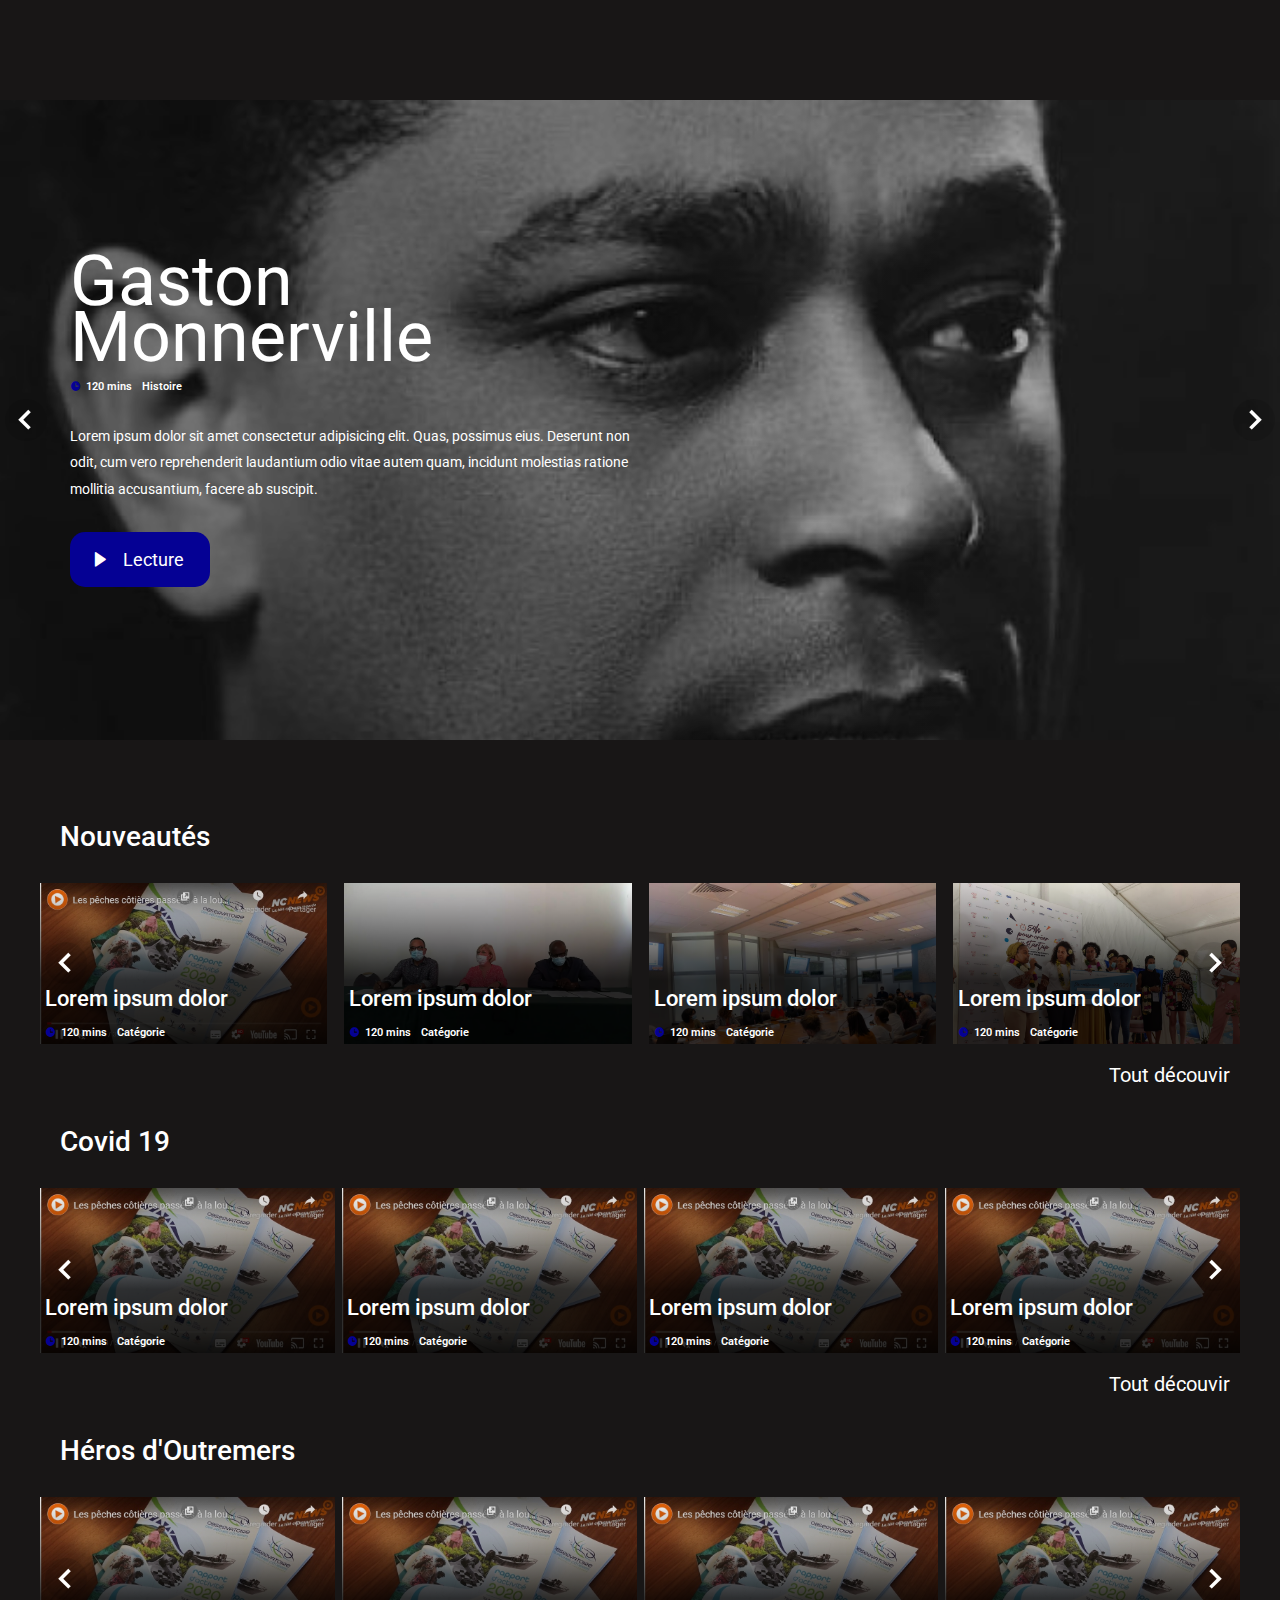
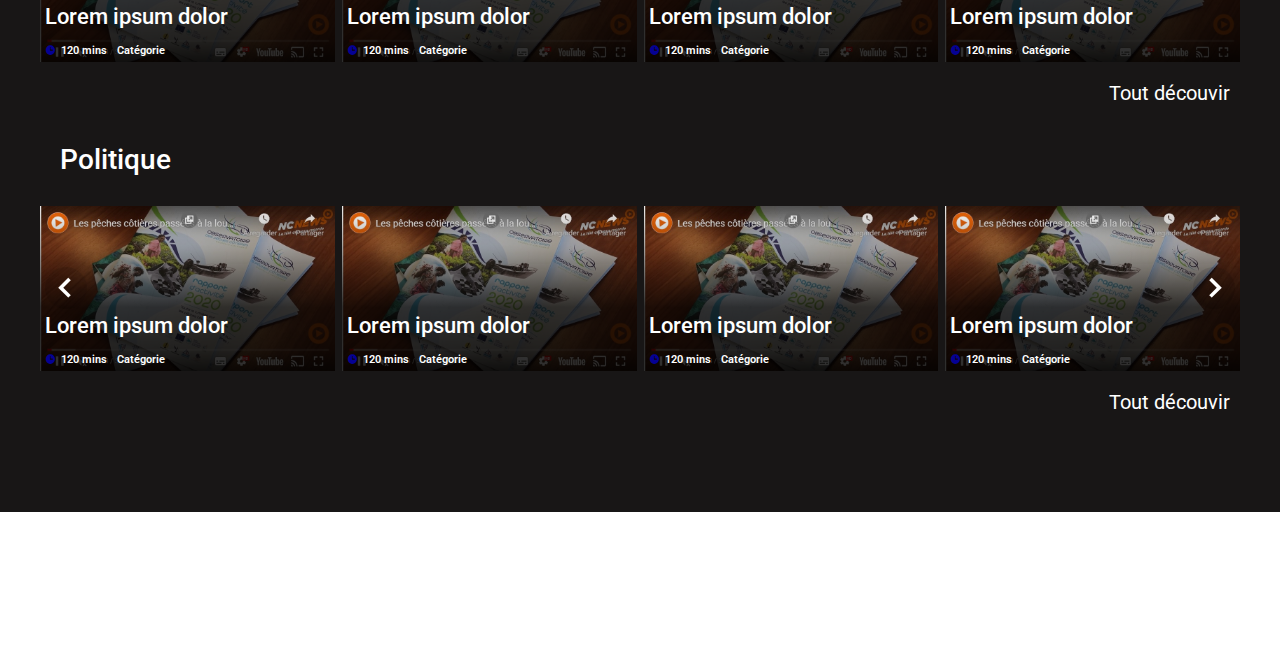
<file: index.html>
<!DOCTYPE html>
<html lang="en">

    <head>
        <meta charset="UTF-8" />
        <meta http-equiv="X-UA-Compatible" content="IE=edge" />
        <meta name="viewport" content="width=device-width, initial-scale=1.0" />
        <title>Outremers 360 TV</title>
        <!-- Google Fonts Roboto-->
        <link rel="preconnect" href="https://fonts.googleapis.com" />
        <link rel="preconnect" href="https://fonts.gstatic.com" crossorigin />
        <link href="https://fonts.googleapis.com/css2?family=Roboto:ital,wght@0,100;0,300;0,400;0,500;0,700;0,900;1,100;1,300;1,400;1,500;1,700;1,900&display=swap" rel="stylesheet"/>
        <!-- css cdn du Owl Carrousel et les  box icons .CSS-->
        <link rel="stylesheet" href="https://cdnjs.cloudflare.com/ajax/libs/OwlCarousel2/2.3.4/assets/owl.carousel.min.css" integrity="sha512-tS3S5qG0BlhnQROyJXvNjeEM4UpMXHrQfTGmbQ1gKmelCxlSEBUaxhRBj/EFTzpbP4RVSrpEikbmdJobCvhE3g==" crossorigin="anonymous" referrerpolicy="no-referrer"/>
    
        <!-- Box Icons -->
        <link href="https://unpkg.com/boxicons@2.0.9/css/boxicons.min.css" rel="stylesheet"
        />
        <!-- Notre feuille de style -->
        <link rel="stylesheet" href="css/style.css" />
        <link rel="stylesheet" href="css/grid.css" />
     
      </head>

<body>

    <!-- NAV temporaire. A effacer-->
    <div class="nav-wrapper">
        <div class="container">
        </div>
    </div>
    <!-- END NAV -->

    <!-- HERO SECTION  VIDEO A LA UNE-->
    <div class="hero-section">
        <!-- Le HERO Slide -->
        <div class="hero-slide">
            <div class="owl-carousel carousel-nav-center" id="hero-carousel">
                <!--Video       1-->
                <div class="hero-slide-item">
                    <img src="./images/gm3.jpg" alt="">
                    <div class="overlay"></div>
                    <div class="hero-slide-item-content">
                        <div class="item-content-wraper">
                            <div class="item-content-title top-down">
                                Gaston Monnerville
                            </div>
                            <div class="movie-infos top-down delay-2">
 
                                <div class="movie-info">
                                    <i class="bx bxs-time"></i>
                                    <span>120 mins</span>
                                </div>

                                <div class="movie-info">
                                    <span>Histoire</span>
                                </div>
                            </div>
                            <div class="item-content-description top-down delay-4">
                                Lorem ipsum dolor sit amet consectetur adipisicing elit. Quas, possimus eius. Deserunt non odit, cum vero reprehenderit laudantium odio vitae autem quam, incidunt molestias ratione mollitia accusantium, facere ab suscipit.
                            </div>
                            <div class="item-action top-down delay-6">
                                <a href="#" class="btn btn-hover" id="modalBtn">
                                    <i class="bx bxs-right-arrow"></i>
                                    <span>Lecture</span>
                                </a>
                            </div>
                        </div>
                    </div>
                </div>
                <!-- FIN VIDEO 1 -->
                <!-- VIDEO      2-->
                <div class="hero-slide-item">
                    <img src="./images/gaston.jpg" alt="">
                    <div class="overlay"></div>
                    <div class="hero-slide-item-content">
                        <div class="item-content-wraper">
                            <div class="item-content-title top-down">
                                Expostion nationale
                            </div>
                            <div class="movie-infos top-down delay-2">
 
                                <div class="movie-info">
                                    <i class="bx bxs-time"></i>
                                    <span>120 mins</span>
                                </div>

                                <div class="movie-info">
                                    <span>Histoire</span>
                                </div>
                            </div>
                            <div class="item-content-description top-down delay-4">
                                Lorem ipsum dolor sit amet consectetur adipisicing elit. Quas, possimus eius. Deserunt non odit, cum vero reprehenderit laudantium odio vitae autem quam, incidunt molestias ratione mollitia accusantium, facere ab suscipit.
                            </div>

                            <div class="item-action top-down delay-6">
                                <a href="#" class="btn btn-hover" id="modalBtn">
                                    <i class="bx bxs-right-arrow"></i>
                                    <span>Lecture</span>
                                </a>
                            </div>
                        </div>
                    </div>
                </div>
                <!-- FIN VIDEO 2 -->
                <!-- VIDEO 3 -->
                <div class="hero-slide-item">
                    <img src="./images/gaston.png" alt="">
                    <div class="overlay"></div>
                    <div class="hero-slide-item-content">
                        <div class="item-content-wraper">
                            <div class="item-content-title top-down">
                                Documentaire
                            </div>
                            <div class="movie-infos top-down delay-2">
 
                                <div class="movie-info">
                                    <i class="bx bxs-time"></i>
                                    <span>120 mins</span>
                                </div>

                                <div class="movie-info">
                                    <span>Histoire</span>
                                </div>
                            </div>
                            <div class="item-content-description top-down delay-4">
                                Lorem ipsum dolor sit amet consectetur adipisicing elit. Quas, possimus eius. Deserunt non odit, cum vero reprehenderit laudantium odio vitae autem quam, incidunt molestias ratione mollitia accusantium, facere ab suscipit.
                            </div>
                            <div class="item-action top-down delay-6">
                                <a href="#" class="btn btn-hover" id="modalBtn">
                                    <i class="bx bxs-right-arrow"></i>
                                    <span>Lecture</span>
                                </a>
                            </div>
                        </div>
                    </div>
                </div>
                <!-- FIN VIDEO 3 -->
            </div>
        </div>
        <!-- FIN DU SLIDE-->

    </div>
    <!-- FIN SECTION HERO -->

    <!-- SECTION NOUVEAUTES-->
    <div class="section">
        <div class="container">
            <div class="section-header">
               <a href="categorie.html">Nouveautés</a> 
            </div>
            <div class="movies-slide carousel-nav-center owl-carousel">
                <!-- MOVIE ITEM -->
                <a href="#" class="movie-item">
                    <img src="./images/you tube.jpg" alt="">
                    <div class="movie-item-content">
                        <div class="movie-item-title">
                            Lorem ipsum dolor
                        </div>
                        <div class="movie-infos">

                            <div class="movie-info">
                                <i class="bx bxs-time"></i>
                                <span>120 mins</span>
                            </div>

                            <div class="movie-info">
                                <span>Catégorie</span>
                            </div>
                        </div>
                    </div>
                </a>
                <!-- END MOVIE ITEM -->
                <!-- MOVIE ITEM -->
                <a href="#" class="movie-item">
                    <img src="./images/MissionMediation.jpeg" alt="">
                    <div class="movie-item-content">
                        <div class="movie-item-title">
                            Lorem ipsum dolor
                        </div>
                        <div class="movie-infos">

                            <div class="movie-info">
                                <i class="bx bxs-time"></i>
                                <span>120 mins</span>
                            </div>

                            <div class="movie-info">
                                <span>Catégorie</span>
                            </div>
                        </div>
                    </div>
                </a>
                <!-- END MOVIE ITEM -->
                <!-- MOVIE ITEM -->
                <a href="#" class="movie-item">
                    <img src="./images/Reunion.jpeg" alt="">
                    <div class="movie-item-content">
                        <div class="movie-item-title">
                            Lorem ipsum dolor
                        </div>
                        <div class="movie-infos">

                            <div class="movie-info">
                                <i class="bx bxs-time"></i>
                                <span>120 mins</span>
                            </div>

                            <div class="movie-info">
                                <span>Catégorie</span>
                            </div>
                        </div>
                    </div>
                </a>
                <!-- END MOVIE ITEM -->
                <!-- MOVIE ITEM -->
                <a href="#" class="movie-item">
                    <img src="./images/poly.jpeg" alt="">
                    <div class="movie-item-content">
                        <div class="movie-item-title">
                            Lorem ipsum dolor
                        </div>
                        <div class="movie-infos">

                            <div class="movie-info">
                                <i class="bx bxs-time"></i>
                                <span>120 mins</span>
                            </div>

                            <div class="movie-info">
                                <span>Catégorie</span>
                            </div>
                        </div>
                    </div>
                </a>
                <!-- END MOVIE ITEM -->
                <!-- MOVIE ITEM -->
                <a href="#" class="movie-item">
                    <img src="./images/you tube.jpg" alt="">
                    <div class="movie-item-content">
                        <div class="movie-item-title">
                            Lorem ipsum dolor
                        </div>
                        <div class="movie-infos">

                            <div class="movie-info">
                                <i class="bx bxs-time"></i>
                                <span>120 mins</span>
                            </div>

                            <div class="movie-info">
                                <span>Catégorie</span>
                            </div>
                        </div>
                    </div>
                </a>
                <!-- END MOVIE ITEM -->
                <!-- MOVIE ITEM -->
                <a href="#" class="movie-item">
                    <img src="./images/you tube.jpg" alt="">
                    <div class="movie-item-content">
                        <div class="movie-item-title">
                            Lorem ipsum dolor
                        </div>
                        <div class="movie-infos">

                            <div class="movie-info">
                                <i class="bx bxs-time"></i>
                                <span>120 mins</span>
                            </div>

                            <div class="movie-info">
                                <span>Catégorie</span>
                            </div>
                        </div>
                    </div>
                </a>
                <!-- END MOVIE ITEM -->
                <!-- MOVIE ITEM -->
                <a href="#" class="movie-item">
                    <img src="./images/you tube.jpg" alt="">
                    <div class="movie-item-content">
                        <div class="movie-item-title">
                            Lorem ipsum dolor
                        </div>
                        <div class="movie-infos">

                            <div class="movie-info">
                                <i class="bx bxs-time"></i>
                                <span>120 mins</span>
                            </div>

                            <div class="movie-info">
                                <span>Catégorie</span>
                            </div>
                        </div>
                    </div>
                </a>
                <!-- END MOVIE ITEM -->
            </div>
            <div class="discover">
                <a href="">
                Tout découvir  
            </a>
            </div>
        </div>
    </div>
    <!-- END LATEST MOVIES SECTION -->
    <!-- Covid Section -->
    <div class="section covidsection ">
        <div class="container">
            <div class="section-header">
                Covid 19
            </div>
            <div class="covid carousel-nav-center owl-carousel">
                <!-- MOVIE ITEM -->
                <a href="#" class="movie-item">
                    <img src="./images/you tube.jpg" alt="">
                    <div class="movie-item-content">
                        <div class="movie-item-title">
                            Lorem ipsum dolor
                        </div>
                        <div class="movie-infos">

                            <div class="movie-info">
                                <i class="bx bxs-time"></i>
                                <span>120 mins</span>
                            </div>

                            <div class="movie-info">
                                <span>Catégorie</span>
                            </div>
                        </div>
                    </div>
                </a>
                <!-- END MOVIE ITEM -->
                <!-- MOVIE ITEM -->
                <a href="#" class="movie-item">
                    <img src="./images/you tube.jpg" alt="">
                    <div class="movie-item-content">
                        <div class="movie-item-title">
                            Lorem ipsum dolor
                        </div>
                        <div class="movie-infos">

                            <div class="movie-info">
                                <i class="bx bxs-time"></i>
                                <span>120 mins</span>
                            </div>

                            <div class="movie-info">
                                <span>Catégorie</span>
                            </div>
                        </div>
                    </div>
                </a>
                <!-- END MOVIE ITEM -->
                <!-- MOVIE ITEM -->
                <a href="#" class="movie-item">
                    <img src="./images/you tube.jpg" alt="">
                    <div class="movie-item-content">
                        <div class="movie-item-title">
                            Lorem ipsum dolor
                        </div>
                        <div class="movie-infos">

                            <div class="movie-info">
                                <i class="bx bxs-time"></i>
                                <span>120 mins</span>
                            </div>

                            <div class="movie-info">
                                <span>Catégorie</span>
                            </div>
                        </div>
                    </div>
                </a>
                <!-- END MOVIE ITEM -->
                <!-- MOVIE ITEM -->
                <a href="#" class="movie-item">
                    <img src="./images/you tube.jpg" alt="">
                    <div class="movie-item-content">
                        <div class="movie-item-title">
                            Lorem ipsum dolor
                        </div>
                        <div class="movie-infos">

                            <div class="movie-info">
                                <i class="bx bxs-time"></i>
                                <span>120 mins</span>
                            </div>

                            <div class="movie-info">
                                <span>Catégorie</span>
                            </div>
                        </div>
                    </div>
                </a>
                <!-- END MOVIE ITEM -->
                <!-- MOVIE ITEM -->
                <a href="#" class="movie-item">
                    <img src="./images/you tube.jpg" alt="">
                    <div class="movie-item-content">
                        <div class="movie-item-title">
                            Lorem ipsum dolor
                        </div>
                        <div class="movie-infos">

                            <div class="movie-info">
                                <i class="bx bxs-time"></i>
                                <span>120 mins</span>
                            </div>

                            <div class="movie-info">
                                <span>Catégorie</span>
                            </div>
                        </div>
                    </div>
                </a>
                <!-- END MOVIE ITEM -->
                <!-- MOVIE ITEM -->
                <a href="#" class="movie-item">
                    <img src="./images/you tube.jpg" alt="">
                    <div class="movie-item-content">
                        <div class="movie-item-title">
                            Lorem ipsum dolor
                        </div>
                        <div class="movie-infos">

                            <div class="movie-info">
                                <i class="bx bxs-time"></i>
                                <span>120 mins</span>
                            </div>

                            <div class="movie-info">
                                <span>Catégorie</span>
                            </div>
                        </div>
                    </div>
                </a>
                <!-- END MOVIE ITEM -->
                <!-- MOVIE ITEM -->
                <a href="#" class="movie-item">
                    <img src="./images/you tube.jpg" alt="">
                    <div class="movie-item-content">
                        <div class="movie-item-title">
                            Lorem ipsum dolor
                        </div>
                        <div class="movie-infos">

                            <div class="movie-info">
                                <i class="bx bxs-time"></i>
                                <span>120 mins</span>
                            </div>

                            <div class="movie-info">
                                <span>Catégorie</span>
                            </div>
                        </div>
                    </div>
                </a>
                <!-- END MOVIE ITEM -->
            </div>
            <div class="discover">
                <a href="">
                Tout découvir  
            </a>
            </div>
        </div>
    </div>
    <!-- fin section covid -->
    <!--  Section Héros d'outremers-->
    <div class="section covidsection ">
        <div class="container">
            <div class="section-header">
                Héros d'Outremers
            </div>
            <div class="covid carousel-nav-center owl-carousel">
                <!-- MOVIE ITEM -->
                <a href="#" class="movie-item">
                    <img src="./images/you tube.jpg" alt="">
                    <div class="movie-item-content">
                        <div class="movie-item-title">
                            Lorem ipsum dolor
                        </div>
                        <div class="movie-infos">

                            <div class="movie-info">
                                <i class="bx bxs-time"></i>
                                <span>120 mins</span>
                            </div>

                            <div class="movie-info">
                                <span>Catégorie</span>
                            </div>
                        </div>
                    </div>
                </a>
                <!-- END MOVIE ITEM -->
                <!-- MOVIE ITEM -->
                <a href="#" class="movie-item">
                    <img src="./images/you tube.jpg" alt="">
                    <div class="movie-item-content">
                        <div class="movie-item-title">
                            Lorem ipsum dolor
                        </div>
                        <div class="movie-infos">

                            <div class="movie-info">
                                <i class="bx bxs-time"></i>
                                <span>120 mins</span>
                            </div>

                            <div class="movie-info">
                                <span>Catégorie</span>
                            </div>
                        </div>
                    </div>
                </a>
                <!-- END MOVIE ITEM -->
                <!-- MOVIE ITEM -->
                <a href="#" class="movie-item">
                    <img src="./images/you tube.jpg" alt="">
                    <div class="movie-item-content">
                        <div class="movie-item-title">
                            Lorem ipsum dolor
                        </div>
                        <div class="movie-infos">

                            <div class="movie-info">
                                <i class="bx bxs-time"></i>
                                <span>120 mins</span>
                            </div>

                            <div class="movie-info">
                                <span>Catégorie</span>
                            </div>
                        </div>
                    </div>
                </a>
                <!-- END MOVIE ITEM -->
                <!-- MOVIE ITEM -->
                <a href="#" class="movie-item">
                    <img src="./images/you tube.jpg" alt="">
                    <div class="movie-item-content">
                        <div class="movie-item-title">
                            Lorem ipsum dolor
                        </div>
                        <div class="movie-infos">

                            <div class="movie-info">
                                <i class="bx bxs-time"></i>
                                <span>120 mins</span>
                            </div>

                            <div class="movie-info">
                                <span>Catégorie</span>
                            </div>
                        </div>
                    </div>
                </a>
                <!-- END MOVIE ITEM -->
                <!-- MOVIE ITEM -->
                <a href="#" class="movie-item">
                    <img src="./images/you tube.jpg" alt="">
                    <div class="movie-item-content">
                        <div class="movie-item-title">
                            Lorem ipsum dolor
                        </div>
                        <div class="movie-infos">

                            <div class="movie-info">
                                <i class="bx bxs-time"></i>
                                <span>120 mins</span>
                            </div>

                            <div class="movie-info">
                                <span>Catégorie</span>
                            </div>
                        </div>
                    </div>
                </a>
                <!-- END MOVIE ITEM -->
                <!-- MOVIE ITEM -->
                <a href="#" class="movie-item">
                    <img src="./images/you tube.jpg" alt="">
                    <div class="movie-item-content">
                        <div class="movie-item-title">
                            Lorem ipsum dolor
                        </div>
                        <div class="movie-infos">

                            <div class="movie-info">
                                <i class="bx bxs-time"></i>
                                <span>120 mins</span>
                            </div>

                            <div class="movie-info">
                                <span>Catégorie</span>
                            </div>
                        </div>
                    </div>
                </a>
                <!-- END MOVIE ITEM -->
                <!-- MOVIE ITEM -->
                <a href="#" class="movie-item">
                    <img src="./images/you tube.jpg" alt="">
                    <div class="movie-item-content">
                        <div class="movie-item-title">
                            Lorem ipsum dolor
                        </div>
                        <div class="movie-infos">

                            <div class="movie-info">
                                <i class="bx bxs-time"></i>
                                <span>120 mins</span>
                            </div>

                            <div class="movie-info">
                                <span>Catégorie</span>
                            </div>
                        </div>
                    </div>
                </a>
                <!-- END MOVIE ITEM -->
            </div>
            <div class="discover">
                <a href="">
                Tout découvir  
            </a>
            </div>
        </div>
    </div>
    <!-- fin Heros d outremers section -->
    <!--  Section Politique-->
    <div class="section covidsection ">
        <div class="container">
            <div class="section-header">
                Politique
            </div>
            <div class="covid carousel-nav-center owl-carousel">
                <!-- MOVIE ITEM -->
                <a href="#" class="movie-item">
                    <img src="./images/you tube.jpg" alt="">
                    <div class="movie-item-content">
                        <div class="movie-item-title">
                            Lorem ipsum dolor
                        </div>
                        <div class="movie-infos">

                            <div class="movie-info">
                                <i class="bx bxs-time"></i>
                                <span>120 mins</span>
                            </div>

                            <div class="movie-info">
                                <span>Catégorie</span>
                            </div>
                        </div>
                    </div>
                </a>
                <!-- END MOVIE ITEM -->
                <!-- MOVIE ITEM -->
                <a href="#" class="movie-item">
                    <img src="./images/you tube.jpg" alt="">
                    <div class="movie-item-content">
                        <div class="movie-item-title">
                            Lorem ipsum dolor
                        </div>
                        <div class="movie-infos">

                            <div class="movie-info">
                                <i class="bx bxs-time"></i>
                                <span>120 mins</span>
                            </div>

                            <div class="movie-info">
                                <span>Catégorie</span>
                            </div>
                        </div>
                    </div>
                </a>
                <!-- END MOVIE ITEM -->
                <!-- MOVIE ITEM -->
                <a href="#" class="movie-item">
                    <img src="./images/you tube.jpg" alt="">
                    <div class="movie-item-content">
                        <div class="movie-item-title">
                            Lorem ipsum dolor
                        </div>
                        <div class="movie-infos">

                            <div class="movie-info">
                                <i class="bx bxs-time"></i>
                                <span>120 mins</span>
                            </div>

                            <div class="movie-info">
                                <span>Catégorie</span>
                            </div>
                        </div>
                    </div>
                </a>
                <!-- END MOVIE ITEM -->
                <!-- MOVIE ITEM -->
                <a href="#" class="movie-item">
                    <img src="./images/you tube.jpg" alt="">
                    <div class="movie-item-content">
                        <div class="movie-item-title">
                            Lorem ipsum dolor
                        </div>
                        <div class="movie-infos">

                            <div class="movie-info">
                                <i class="bx bxs-time"></i>
                                <span>120 mins</span>
                            </div>

                            <div class="movie-info">
                                <span>Catégorie</span>
                            </div>
                        </div>
                    </div>
                </a>
                <!-- END MOVIE ITEM -->
                <!-- MOVIE ITEM -->
                <a href="#" class="movie-item">
                    <img src="./images/you tube.jpg" alt="">
                    <div class="movie-item-content">
                        <div class="movie-item-title">
                            Lorem ipsum dolor
                        </div>
                        <div class="movie-infos">

                            <div class="movie-info">
                                <i class="bx bxs-time"></i>
                                <span>120 mins</span>
                            </div>

                            <div class="movie-info">
                                <span>Catégorie</span>
                            </div>
                        </div>
                    </div>
                </a>
                <!-- END MOVIE ITEM -->
                <!-- MOVIE ITEM -->
                <a href="#" class="movie-item">
                    <img src="./images/you tube.jpg" alt="">
                    <div class="movie-item-content">
                        <div class="movie-item-title">
                            Lorem ipsum dolor
                        </div>
                        <div class="movie-infos">

                            <div class="movie-info">
                                <i class="bx bxs-time"></i>
                                <span>120 mins</span>
                            </div>

                            <div class="movie-info">
                                <span>Catégorie</span>
                            </div>
                        </div>
                    </div>
                </a>
                <!-- END MOVIE ITEM -->
                <!-- MOVIE ITEM -->
                <a href="#" class="movie-item">
                    <img src="./images/you tube.jpg" alt="">
                    <div class="movie-item-content">
                        <div class="movie-item-title">
                            Lorem ipsum dolor
                        </div>
                        <div class="movie-infos">

                            <div class="movie-info">
                                <i class="bx bxs-time"></i>
                                <span>120 mins</span>
                            </div>

                            <div class="movie-info">
                                <span>Catégorie</span>
                            </div>
                        </div>
                    </div>
                </a>
                <!-- END MOVIE ITEM -->
            </div>
            <div class="discover">
                <a href="">
                Tout découvir  
            </a>
            </div>
        </div>
    </div>
    <!-- fin Section Politique -->

    <!-- MODAL EN DISPLAY NONE DANS LE CSS -->

    <div id="simpleModal" class="modal">
        <div class="modal-content">
            <div class="boutton_x_modal_responsive">
                <a href="">
               &times;
            </a>
            </div>
            <div id="photo__modal">
                <div class="item-action delay-6">
                </div>
                <img src="images/gaston.jpg" alt=""class="photo_modal">
                <a href="#" class="btn btn-hover btn-modal">
                    <i class="bx bxs-right-arrow"></i>
                    <span>Lecture</span>
                </a>
            </div>
            <div id="description_film_modal">
                <div class="film-modal-title">Lorem ipsum</div>
                <div class="movie-infos delay-2">

                    <div class="movie-info">
                        <i class="bx bxs-time"></i>
                        <span>120 mins</span>
                    </div>

                    <div class="movie-info">
                        <span>Histoire</span>
                    </div>
                </div>
                <div class="item-content-description modal-description"> Lorem ipsum dolor sit amet consectetur adipisicing elit. Quas, possimus eius. Deserunt non odit, cum vero reprehenderit laudantium odio vitae autem quam, incidunt molestias ratione mollitia accusantium, facere ab suscipit.</div>
                <div id="lorem"></div>

            </div>
        </div>
    </div>

    <!-- FIN MODAL -->
    <!-- FOOTER SECTION Provisoire A EFFACER-->
    <footer class="section">
        <div class="container">

        </div>
    </footer>
    <!-- END FOOTER SECTION -->

    <!-- Jquery mimifié-->
    <!-- Jquery -->
    <script src="https://code.jquery.com/jquery-3.6.0.min.js" integrity="sha256-/xUj+3OJU5yExlq6GSYGSHk7tPXikynS7ogEvDej/m4=" crossorigin="anonymous"></script>
    <!-- OWL CARROUSEL PARTIE JS mimifie -->
    <script src="https://cdnjs.cloudflare.com/ajax/libs/OwlCarousel2/2.3.4/owl.carousel.min.js" integrity="sha512-bPs7Ae6pVvhOSiIcyUClR7/q2OAsRiovw4vAkX+zJbw3ShAeeqezq50RIIcIURq7Oa20rW2n2q+fyXBNcU9lrw==" crossorigin="anonymous"></script>
    <!-- Notre script JS -->
    <script src="js/script.js"></script>
    <!-- Script Modal -->
    <script src="js/modal.js"></script>
</body>

</html>
</file>
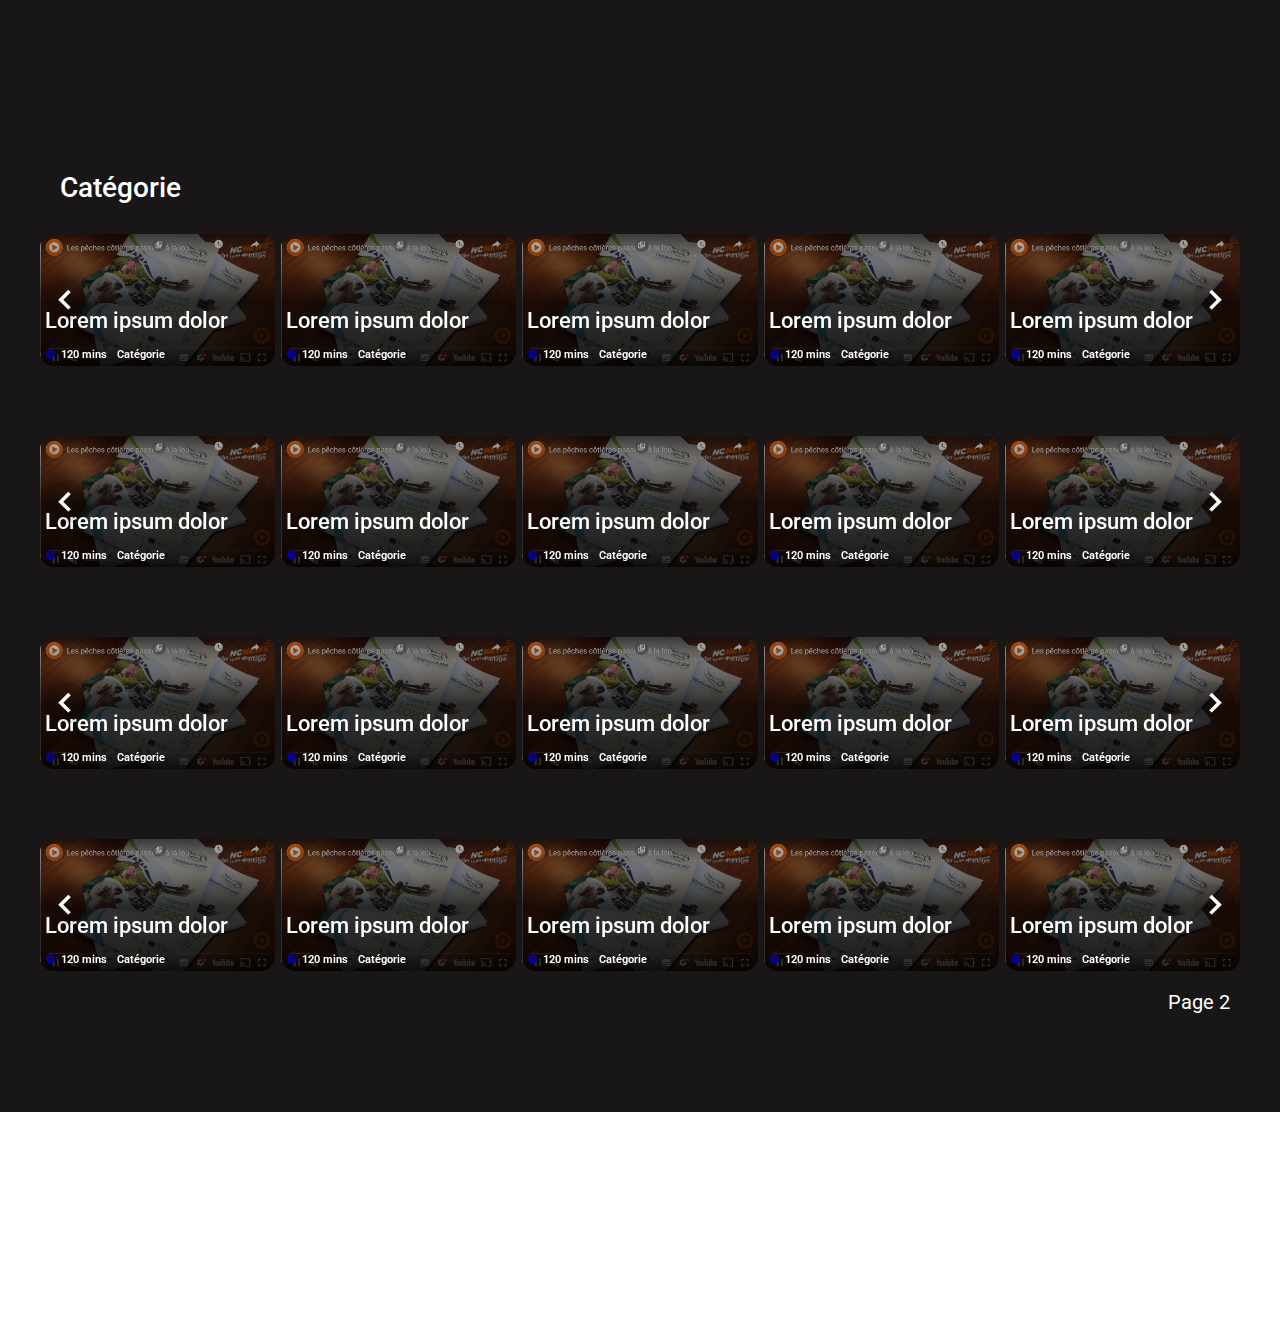
<file: categorie.html>
<!DOCTYPE html>
<html lang="en">

    <head>
        <meta charset="UTF-8" />
        <meta http-equiv="X-UA-Compatible" content="IE=edge" />
        <meta name="viewport" content="width=device-width, initial-scale=1.0" />
        <title>Outremers 360 TV</title>
        <!-- Google Fonts Roboto-->
        <link rel="preconnect" href="https://fonts.googleapis.com" />
        <link rel="preconnect" href="https://fonts.gstatic.com" crossorigin />
        <link href="https://fonts.googleapis.com/css2?family=Roboto:ital,wght@0,100;0,300;0,400;0,500;0,700;0,900;1,100;1,300;1,400;1,500;1,700;1,900&display=swap" rel="stylesheet"/>
        <!-- css cdn du Owl Carrousel et les  box icons .CSS-->
        <link rel="stylesheet" href="https://cdnjs.cloudflare.com/ajax/libs/OwlCarousel2/2.3.4/assets/owl.carousel.min.css" integrity="sha512-tS3S5qG0BlhnQROyJXvNjeEM4UpMXHrQfTGmbQ1gKmelCxlSEBUaxhRBj/EFTzpbP4RVSrpEikbmdJobCvhE3g==" crossorigin="anonymous" referrerpolicy="no-referrer"/>
    
        <!-- Box Icons -->
        <link href="https://unpkg.com/boxicons@2.0.9/css/boxicons.min.css" rel="stylesheet"/>
        <!-- Notre feuille de style -->
        <link rel="stylesheet" href="css/style.css" />
        <link rel="stylesheet" href="css/grid.css" />
    </head>

<body>

    <!-- NAV temporaire. A effacer-->
    <div class="nav-wrapper">
        <div class="container">
        </div>
    </div>
    <!-- END NAV -->



    <!-- Categorie Section -->
    <div class="section categoriesection ">
        <!-- Rangée1 -->
        <div class="container-categorie">
            <div class="section-header">
                Catégorie
            </div>
            <div class="categorie carousel-nav-center owl-carousel">
                <!-- 1 vignette -->
                <a href="#" class="movie-item">
                    <img src="./images/you tube.jpg" alt="">
                    <div class="movie-item-content">
                        <div class="movie-item-title">
                            Lorem ipsum dolor
                        </div>
                        <div class="movie-infos">

                            <div class="movie-info">
                                <i class="bx bxs-time"></i>
                                <span>120 mins</span>
                            </div>

                            <div class="movie-info">
                                <span>Catégorie</span>
                            </div>
                        </div>
                    </div>
                </a>
                <!-- fin vignette 1 -->
                <!-- MOVIE ITEM -->
                <a href="#" class="movie-item">
                    <img src="./images/you tube.jpg" alt="">
                    <div class="movie-item-content">
                        <div class="movie-item-title">
                            Lorem ipsum dolor
                        </div>
                        <div class="movie-infos">

                            <div class="movie-info">
                                <i class="bx bxs-time"></i>
                                <span>120 mins</span>
                            </div>

                            <div class="movie-info">
                                <span>Catégorie</span>
                            </div>
                        </div>
                    </div>
                </a>
                <!-- END MOVIE ITEM -->
                <!-- MOVIE ITEM -->
                <a href="#" class="movie-item">
                    <img src="./images/you tube.jpg" alt="">
                    <div class="movie-item-content">
                        <div class="movie-item-title">
                            Lorem ipsum dolor
                        </div>
                        <div class="movie-infos">

                            <div class="movie-info">
                                <i class="bx bxs-time"></i>
                                <span>120 mins</span>
                            </div>

                            <div class="movie-info">
                                <span>Catégorie</span>
                            </div>
                        </div>
                    </div>
                </a>
                <!-- END MOVIE ITEM -->
                <!-- MOVIE ITEM -->
                <a href="#" class="movie-item">
                    <img src="./images/you tube.jpg" alt="">
                    <div class="movie-item-content">
                        <div class="movie-item-title">
                            Lorem ipsum dolor
                        </div>
                        <div class="movie-infos">

                            <div class="movie-info">
                                <i class="bx bxs-time"></i>
                                <span>120 mins</span>
                            </div>

                            <div class="movie-info">
                                <span>Catégorie</span>
                            </div>
                        </div>
                    </div>
                </a>
                <!-- END MOVIE ITEM -->
                <!-- MOVIE ITEM -->
                <a href="#" class="movie-item">
                    <img src="./images/you tube.jpg" alt="">
                    <div class="movie-item-content">
                        <div class="movie-item-title">
                            Lorem ipsum dolor
                        </div>
                        <div class="movie-infos">

                            <div class="movie-info">
                                <i class="bx bxs-time"></i>
                                <span>120 mins</span>
                            </div>

                            <div class="movie-info">
                                <span>Catégorie</span>
                            </div>
                        </div>
                    </div>
                </a>
                <!-- END MOVIE ITEM -->
                <!-- MOVIE ITEM -->
                <a href="#" class="movie-item">
                    <img src="./images/you tube.jpg" alt="">
                    <div class="movie-item-content">
                        <div class="movie-item-title">
                            Lorem ipsum dolor
                        </div>
                        <div class="movie-infos">

                            <div class="movie-info">
                                <i class="bx bxs-time"></i>
                                <span>120 mins</span>
                            </div>

                            <div class="movie-info">
                                <span>Catégorie</span>
                            </div>
                        </div>
                    </div>
                </a>
                <!-- END MOVIE ITEM -->
                <!-- MOVIE ITEM -->
                <a href="#" class="movie-item">
                    <img src="./images/you tube.jpg" alt="">
                    <div class="movie-item-content">
                        <div class="movie-item-title">
                            Lorem ipsum dolor
                        </div>
                        <div class="movie-infos">

                            <div class="movie-info">
                                <i class="bx bxs-time"></i>
                                <span>120 mins</span>
                            </div>

                            <div class="movie-info">
                                <span>Catégorie</span>
                            </div>
                        </div>
                    </div>
                </a>
                <!-- END MOVIE ITEM -->
            </div>     
        </div>
        <!-- Fin Rangée1 -->
        <!-- Rangée2 -->
        <div class="container-categorie">

            <div class="categorie carousel-nav-center owl-carousel">
                <!-- 1 vignette -->
                <a href="#" class="movie-item">
                    <img src="./images/you tube.jpg" alt="">
                    <div class="movie-item-content">
                        <div class="movie-item-title">
                            Lorem ipsum dolor
                        </div>
                        <div class="movie-infos">

                            <div class="movie-info">
                                <i class="bx bxs-time"></i>
                                <span>120 mins</span>
                            </div>

                            <div class="movie-info">
                                <span>Catégorie</span>
                            </div>
                        </div>
                    </div>
                </a>
                <!-- fin vignette 1 -->
                <!-- MOVIE ITEM -->
                <a href="#" class="movie-item">
                    <img src="./images/you tube.jpg" alt="">
                    <div class="movie-item-content">
                        <div class="movie-item-title">
                            Lorem ipsum dolor
                        </div>
                        <div class="movie-infos">

                            <div class="movie-info">
                                <i class="bx bxs-time"></i>
                                <span>120 mins</span>
                            </div>

                            <div class="movie-info">
                                <span>Catégorie</span>
                            </div>
                        </div>
                    </div>
                </a>
                <!-- END MOVIE ITEM -->
                <!-- MOVIE ITEM -->
                <a href="#" class="movie-item">
                    <img src="./images/you tube.jpg" alt="">
                    <div class="movie-item-content">
                        <div class="movie-item-title">
                            Lorem ipsum dolor
                        </div>
                        <div class="movie-infos">

                            <div class="movie-info">
                                <i class="bx bxs-time"></i>
                                <span>120 mins</span>
                            </div>

                            <div class="movie-info">
                                <span>Catégorie</span>
                            </div>
                        </div>
                    </div>
                </a>
                <!-- END MOVIE ITEM -->
                <!-- MOVIE ITEM -->
                <a href="#" class="movie-item">
                    <img src="./images/you tube.jpg" alt="">
                    <div class="movie-item-content">
                        <div class="movie-item-title">
                            Lorem ipsum dolor
                        </div>
                        <div class="movie-infos">

                            <div class="movie-info">
                                <i class="bx bxs-time"></i>
                                <span>120 mins</span>
                            </div>

                            <div class="movie-info">
                                <span>Catégorie</span>
                            </div>
                        </div>
                    </div>
                </a>
                <!-- END MOVIE ITEM -->
                <!-- MOVIE ITEM -->
                <a href="#" class="movie-item">
                    <img src="./images/you tube.jpg" alt="">
                    <div class="movie-item-content">
                        <div class="movie-item-title">
                            Lorem ipsum dolor
                        </div>
                        <div class="movie-infos">

                            <div class="movie-info">
                                <i class="bx bxs-time"></i>
                                <span>120 mins</span>
                            </div>

                            <div class="movie-info">
                                <span>Catégorie</span>
                            </div>
                        </div>
                    </div>
                </a>
                <!-- END MOVIE ITEM -->
                <!-- MOVIE ITEM -->
                <a href="#" class="movie-item">
                    <img src="./images/you tube.jpg" alt="">
                    <div class="movie-item-content">
                        <div class="movie-item-title">
                            Lorem ipsum dolor
                        </div>
                        <div class="movie-infos">

                            <div class="movie-info">
                                <i class="bx bxs-time"></i>
                                <span>120 mins</span>
                            </div>

                            <div class="movie-info">
                                <span>Catégorie</span>
                            </div>
                        </div>
                    </div>
                </a>
                <!-- END MOVIE ITEM -->
                <!-- MOVIE ITEM -->
                <a href="#" class="movie-item">
                    <img src="./images/you tube.jpg" alt="">
                    <div class="movie-item-content">
                        <div class="movie-item-title">
                            Lorem ipsum dolor
                        </div>
                        <div class="movie-infos">

                            <div class="movie-info">
                                <i class="bx bxs-time"></i>
                                <span>120 mins</span>
                            </div>

                            <div class="movie-info">
                                <span>Catégorie</span>
                            </div>
                        </div>
                    </div>
                </a>
                <!-- END MOVIE ITEM -->
            </div>
        </div>
        <!-- Fin Rangée 2 -->
                <!-- Rangée1 -->
                <div class="container-categorie">
                    <div class="categorie carousel-nav-center owl-carousel">
                        <!-- 1 vignette -->
                        <a href="#" class="movie-item">
                            <img src="./images/you tube.jpg" alt="">
                            <div class="movie-item-content">
                                <div class="movie-item-title">
                                    Lorem ipsum dolor
                                </div>
                                <div class="movie-infos">
        
                                    <div class="movie-info">
                                        <i class="bx bxs-time"></i>
                                        <span>120 mins</span>
                                    </div>
        
                                    <div class="movie-info">
                                        <span>Catégorie</span>
                                    </div>
                                </div>
                            </div>
                        </a>
                        <!-- fin vignette 1 -->
                        <!-- MOVIE ITEM -->
                        <a href="#" class="movie-item">
                            <img src="./images/you tube.jpg" alt="">
                            <div class="movie-item-content">
                                <div class="movie-item-title">
                                    Lorem ipsum dolor
                                </div>
                                <div class="movie-infos">
        
                                    <div class="movie-info">
                                        <i class="bx bxs-time"></i>
                                        <span>120 mins</span>
                                    </div>
        
                                    <div class="movie-info">
                                        <span>Catégorie</span>
                                    </div>
                                </div>
                            </div>
                        </a>
                        <!-- END MOVIE ITEM -->
                        <!-- MOVIE ITEM -->
                        <a href="#" class="movie-item">
                            <img src="./images/you tube.jpg" alt="">
                            <div class="movie-item-content">
                                <div class="movie-item-title">
                                    Lorem ipsum dolor
                                </div>
                                <div class="movie-infos">
        
                                    <div class="movie-info">
                                        <i class="bx bxs-time"></i>
                                        <span>120 mins</span>
                                    </div>
        
                                    <div class="movie-info">
                                        <span>Catégorie</span>
                                    </div>
                                </div>
                            </div>
                        </a>
                        <!-- END MOVIE ITEM -->
                        <!-- MOVIE ITEM -->
                        <a href="#" class="movie-item">
                            <img src="./images/you tube.jpg" alt="">
                            <div class="movie-item-content">
                                <div class="movie-item-title">
                                    Lorem ipsum dolor
                                </div>
                                <div class="movie-infos">
        
                                    <div class="movie-info">
                                        <i class="bx bxs-time"></i>
                                        <span>120 mins</span>
                                    </div>
        
                                    <div class="movie-info">
                                        <span>Catégorie</span>
                                    </div>
                                </div>
                            </div>
                        </a>
                        <!-- END MOVIE ITEM -->
                        <!-- MOVIE ITEM -->
                        <a href="#" class="movie-item">
                            <img src="./images/you tube.jpg" alt="">
                            <div class="movie-item-content">
                                <div class="movie-item-title">
                                    Lorem ipsum dolor
                                </div>
                                <div class="movie-infos">
        
                                    <div class="movie-info">
                                        <i class="bx bxs-time"></i>
                                        <span>120 mins</span>
                                    </div>
        
                                    <div class="movie-info">
                                        <span>Catégorie</span>
                                    </div>
                                </div>
                            </div>
                        </a>
                        <!-- END MOVIE ITEM -->
                        <!-- MOVIE ITEM -->
                        <a href="#" class="movie-item">
                            <img src="./images/you tube.jpg" alt="">
                            <div class="movie-item-content">
                                <div class="movie-item-title">
                                    Lorem ipsum dolor
                                </div>
                                <div class="movie-infos">
        
                                    <div class="movie-info">
                                        <i class="bx bxs-time"></i>
                                        <span>120 mins</span>
                                    </div>
        
                                    <div class="movie-info">
                                        <span>Catégorie</span>
                                    </div>
                                </div>
                            </div>
                        </a>
                        <!-- END MOVIE ITEM -->
                        <!-- MOVIE ITEM -->
                        <a href="#" class="movie-item">
                            <img src="./images/you tube.jpg" alt="">
                            <div class="movie-item-content">
                                <div class="movie-item-title">
                                    Lorem ipsum dolor
                                </div>
                                <div class="movie-infos">
        
                                    <div class="movie-info">
                                        <i class="bx bxs-time"></i>
                                        <span>120 mins</span>
                                    </div>
        
                                    <div class="movie-info">
                                        <span>Catégorie</span>
                                    </div>
                                </div>
                            </div>
                        </a>
                        <!-- END MOVIE ITEM -->
                    </div>     
                </div>
                <!-- Fin Rangée1 -->
                <!-- Rangée2 -->
                <div class="container-categorie">
        
                    <div class="categorie carousel-nav-center owl-carousel">
                        <!-- 1 vignette -->
                        <a href="#" class="movie-item">
                            <img src="./images/you tube.jpg" alt="">
                            <div class="movie-item-content">
                                <div class="movie-item-title">
                                    Lorem ipsum dolor
                                </div>
                                <div class="movie-infos">
        
                                    <div class="movie-info">
                                        <i class="bx bxs-time"></i>
                                        <span>120 mins</span>
                                    </div>
        
                                    <div class="movie-info">
                                        <span>Catégorie</span>
                                    </div>
                                </div>
                            </div>
                        </a>
                        <!-- fin vignette 1 -->
                        <!-- MOVIE ITEM -->
                        <a href="#" class="movie-item">
                            <img src="./images/you tube.jpg" alt="">
                            <div class="movie-item-content">
                                <div class="movie-item-title">
                                    Lorem ipsum dolor
                                </div>
                                <div class="movie-infos">
        
                                    <div class="movie-info">
                                        <i class="bx bxs-time"></i>
                                        <span>120 mins</span>
                                    </div>
        
                                    <div class="movie-info">
                                        <span>Catégorie</span>
                                    </div>
                                </div>
                            </div>
                        </a>
                        <!-- END MOVIE ITEM -->
                        <!-- MOVIE ITEM -->
                        <a href="#" class="movie-item">
                            <img src="./images/you tube.jpg" alt="">
                            <div class="movie-item-content">
                                <div class="movie-item-title">
                                    Lorem ipsum dolor
                                </div>
                                <div class="movie-infos">
        
                                    <div class="movie-info">
                                        <i class="bx bxs-time"></i>
                                        <span>120 mins</span>
                                    </div>
        
                                    <div class="movie-info">
                                        <span>Catégorie</span>
                                    </div>
                                </div>
                            </div>
                        </a>
                        <!-- END MOVIE ITEM -->
                        <!-- MOVIE ITEM -->
                        <a href="#" class="movie-item">
                            <img src="./images/you tube.jpg" alt="">
                            <div class="movie-item-content">
                                <div class="movie-item-title">
                                    Lorem ipsum dolor
                                </div>
                                <div class="movie-infos">
        
                                    <div class="movie-info">
                                        <i class="bx bxs-time"></i>
                                        <span>120 mins</span>
                                    </div>
        
                                    <div class="movie-info">
                                        <span>Catégorie</span>
                                    </div>
                                </div>
                            </div>
                        </a>
                        <!-- END MOVIE ITEM -->
                        <!-- MOVIE ITEM -->
                        <a href="#" class="movie-item">
                            <img src="./images/you tube.jpg" alt="">
                            <div class="movie-item-content">
                                <div class="movie-item-title">
                                    Lorem ipsum dolor
                                </div>
                                <div class="movie-infos">
        
                                    <div class="movie-info">
                                        <i class="bx bxs-time"></i>
                                        <span>120 mins</span>
                                    </div>
        
                                    <div class="movie-info">
                                        <span>Catégorie</span>
                                    </div>
                                </div>
                            </div>
                        </a>
                        <!-- END MOVIE ITEM -->
                        <!-- MOVIE ITEM -->
                        <a href="#" class="movie-item">
                            <img src="./images/you tube.jpg" alt="">
                            <div class="movie-item-content">
                                <div class="movie-item-title">
                                    Lorem ipsum dolor
                                </div>
                                <div class="movie-infos">
        
                                    <div class="movie-info">
                                        <i class="bx bxs-time"></i>
                                        <span>120 mins</span>
                                    </div>
        
                                    <div class="movie-info">
                                        <span>Catégorie</span>
                                    </div>
                                </div>
                            </div>
                        </a>
                        <!-- END MOVIE ITEM -->
                        <!-- MOVIE ITEM -->
                        <a href="#" class="movie-item">
                            <img src="./images/you tube.jpg" alt="">
                            <div class="movie-item-content">
                                <div class="movie-item-title">
                                    Lorem ipsum dolor
                                </div>
                                <div class="movie-infos">
        
                                    <div class="movie-info">
                                        <i class="bx bxs-time"></i>
                                        <span>120 mins</span>
                                    </div>
        
                                    <div class="movie-info">
                                        <span>Catégorie</span>
                                    </div>
                                </div>
                            </div>
                        </a>
                        <!-- END MOVIE ITEM -->
                    </div>
                    
                    <div class="discover">
                        <a href="">
                        Page 2
                    </a>
                    </div>
                </div>
                <!-- Fin Rangée 2 -->
    </div>
    <!-- fin section covid -->


    <!-- MODAL EN DISPLAY NONE DANS LE CSS -->

    <div id="simpleModal" class="modal">
        <div class="modal-content">
            <div class="boutton_x_modal_responsive">
                <a href="">
               &times;
            </a>
            </div>
            <div id="photo__modal">
                <div class="item-action delay-6">
                </div>
                <img src="images/gaston.jpg" alt=""class="photo_modal">
                <a href="#" class="btn btn-hover btn-modal">
                    <i class="bx bxs-right-arrow"></i>
                    <span>Lecture</span>
                </a>
            </div>
            <div id="description_film_modal">
                <div class="film-modal-title">Lorem ipsum</div>
                <div class="movie-infos delay-2">

                    <div class="movie-info">
                        <i class="bx bxs-time"></i>
                        <span>120 mins</span>
                    </div>

                    <div class="movie-info">
                        <span>Histoire</span>
                    </div>
                </div>
                <div class="item-content-description modal-description"> Lorem ipsum dolor sit amet consectetur adipisicing elit. Quas, possimus eius. Deserunt non odit, cum vero reprehenderit laudantium odio vitae autem quam, incidunt molestias ratione mollitia accusantium, facere ab suscipit.</div>
                <div id="lorem"></div>

            </div>
        </div>
    </div>

    <!-- FIN MODAL -->
    <!-- FOOTER SECTION Provisoire A EFFACER-->
    <footer class="section">
        <div class="container-categorie">

        </div>
    </footer>
    <!-- END FOOTER SECTION -->

    <!-- Jquery mimifié-->
    <!-- Jquery -->
    <script src="https://code.jquery.com/jquery-3.6.0.min.js" integrity="sha256-/xUj+3OJU5yExlq6GSYGSHk7tPXikynS7ogEvDej/m4=" crossorigin="anonymous"></script>
    <!-- OWL CARROUSEL PARTIE JS mimifie -->
    <script src="https://cdnjs.cloudflare.com/ajax/libs/OwlCarousel2/2.3.4/owl.carousel.min.js" integrity="sha512-bPs7Ae6pVvhOSiIcyUClR7/q2OAsRiovw4vAkX+zJbw3ShAeeqezq50RIIcIURq7Oa20rW2n2q+fyXBNcU9lrw==" crossorigin="anonymous"></script>
    <!-- Notre script JS -->
    <script src="js/script.js"></script>
    <!-- Script Modal -->
    <script src="js/modal.js"></script>
</body>

</html>
</file>
<file: css/style.css>
/* 4 setup haut de page */
:root {
    /* Bleu outre mer OUR MAIN COLOR */
    --main-color:#050194; 
    --body-bg: #181616;
    --box-bg: #221f1f;
    --text-color: #ffffff;

    --nav-height: 100px;
    --space-top: 30px;
}

* {
    padding: 0;
    margin: 0;
    box-sizing: border-box;
}

html {
    font-size: 16px;
}

body {
    font-family: "Roboto", sans-serif;
    background-color: var(--body-bg);
    color: var(--text-color);
    /* padiing de la navbar */
    padding-top: var(--nav-height);
}
/* a effacer */
a {
    text-decoration: none;
    color: unset;
}
/* Reglages de la taille de l'image */
img {
    max-width: 100%; 


}
/* il s'agit du main color crer dans le root */
.main-color {
    color: var(--main-color);
}

/* 6 Disposition */

.container {
    max-width: 1920px;
    padding: 0 40px;
    margin: auto;
}

.container-categorie {
    max-width: 1920px;
    padding: 0 40px;
    padding-top: 70px;
}


/* Le overlay. Surcouche pour que les titres puissent POP */
.overlay {
    position: absolute;
    top: 0;
    right: 0;
    bottom: 0;
    left: 0;
    background-color: rgba(0, 0, 0, 0.3);
}

.nav-wrapper {
    position: fixed;
    top: 0;
    left: 0;
    width: 100%;
    z-index: 99;
    background-color: #000000;
}

.nav {
    display: flex;
    /* le align itmes qui me les centrer verticalement */
    align-items: center;
       /* le space beetwen qui me gere l'autolayout dans ma frame qui est la nav */
    justify-content: space-between;
    color: var(--text-color);
    height: var(--nav-height);
}


.nav-menu a.btn:hover,
a.logo:hover,
a.movie-item:hover {
    color: unset;
}
/* REGLAGES BOUTON*/
.btn {
    color: #ffffff;
    padding: 0.25rem 1.5rem;
    font-size: 1.25rem;
    display: inline-flex;
    position: relative;
    align-items: center;
    background-color: var(--main-color);
    width: 10rem;
    height: 55px;
    border-radius: 15px;;
    
}

.btn i,
.btn span {
    z-index: 1;
}

.btn i {
    margin-right: 1rem;
}

/* fin reglages bouton */

/* hero silde item */


.hero-slide-item {
    padding-top: 40%;
    position: relative;
    overflow: hidden;
}

/*  pour faire apparaitre l'image du Hero */

.hero-slide-item img {
    width: 100%;
    position: absolute;
    top: 0;
    left: 0;
}
/* Contenu du Hero */

.hero-slide-item-content {
    position: absolute;
    top: 0;
    left: 0;
    width: 100%;
    height: 100%;
    color: var(--text-color);
    display: flex;
}
/* le fameux overlay HERO de gauche*/
.item-content-wraper {
    padding-left: 5rem;
    width: 40%;
    background-color: rgba(0, 0, 0, 0.3);
    display: flex;
    flex-direction: column;
    justify-content: center;
    position: relative;
}

/* le fameux overlay HERO de gauche*/

.item-content-wraper::before {
    content: "";
    position: absolute;
    top: 0;
    left: 100%;
    width: 50%;
    height: 100%;
    background: linear-gradient(to right, rgba(0, 0, 0, 0.3), rgba(0, 0, 0, 0));
}

/* Reglage Font Police Titre Videos Hero 
A la une */

.item-content-title {
    font-size: 5rem;
    line-height: 4rem;
    font-weight: 400;
}

/* Movie InfoRessere le bloc de texte de descrition de la video */
.movie-infos {
    display: flex;
    align-items: center;
    flex-wrap: wrap;
    margin-top: calc(var(--space-top) / 2);
}

/* Reglages de la taille des tags */
.movie-info {
    display: flex;
    align-items: center;
    font-size: 0.8rem;
    font-weight: 600;
}
/* espacement entre etoile et note */
.movie-info span {
    margin-left: 5px;
}
/* couleur pour les etoiles */
.movie-info i {
    color: var(--main-color);
}

.movie-info ~ .movie-info {
    margin-left: 5px;
}
/* Gestion de la Font de description du Hero. Video à la une */
.item-content-description {
    
    font-style: normal;
    font-weight: normal;
    font-size: 1rem;

    margin-top: var(--space-top);
    line-height: 1.9rem;
}
/* Element du owl carrousel Next Previous  */
.item-action {
    margin-top: var(--space-top);
}

.carousel-nav-center {
    position: relative;
}

.carousel-nav-center .owl-nav button i {
    font-size: 3rem;
}

.carousel-nav-center .owl-nav button {
    position: absolute;
    top: 50%;
    transform: translateY(-50%);
}

.carousel-nav-center .owl-nav .owl-prev {
    position: absolute;
    left: 5px;
}

.carousel-nav-center .owl-nav .owl-next {
    position: absolute;
    right: 5px;
}

.owl-nav button {
    border: none;
    outline: none;
}

.owl-nav button i {
    background-color: rgba(0, 0, 0, 0.1);
    border-radius: 50%;
}

.owl-nav button:hover i {
    color: var(--main-color);
}

/* fin reglages du owl */


/* Facultatif animation du titre */
/* Animation du titre de la video 
Titre item ::contentmovie .movie-infodescription
item action*/
.top-down {
    transform: translateY(-50px);
    visibility: hidden;
    opacity: 0;
    transition: 0.5s ease-in-out;
}

.delay-2 {
    transition-delay: 0.2s;
}

.delay-4 {
    transition-delay: 0.4s;
}

.delay-6 {
    transition-delay: 0.6s;
}

.delay-8 {
    transition-delay: 0.8s;
}

/* element declecheur pour animation des titres
Sans les titres et descritpion de la partie hero ne seront tous simplement pas visible */
.owl-item.active .top-down {
    transform: translateY(0);
    visibility: visible;
    opacity: 1;
}

/* fin animation titre de la video */


/* padding du texte des vignettes par rapport aux videos */
.movie-item {
    display: block;
    position: relative;
    overflow: hidden;
    padding-top: 56%;
    cursor: pointer;
    
}


/* Selection des vignettes de la page categorie */
.categorie.carousel-nav-center.owl-carousel .movie-item{
   border-radius: 14px;
   
}


/* afin d'avoir mes affiches epousant le bord de la boite hero */
.movie-item img {
    position: absolute;
    top: 0;
    left: 0;
    width: 100%;
    transition: transform 0.3s linear;
    
   
}

/* gestion des vignettees de categories */


/* Effet zoom sur image */
.movie-item:hover img {
    transform: scale(1.2);
}

/* Derriere les titres des videos */
.movie-item-content {
    position: absolute;
    bottom: 0;
    left: 0;
    width: 100%;
    padding: 5px;
    background-color: rgba(0, 0, 0, 0.8);
}
/* Zone noire derriere descriptions video*/
.movie-item-content::before {
    content: "";
    position: absolute;
    bottom: 100%;
    left: 0;
    width: 100%;
    height: 100px;
    background: linear-gradient(to top, rgba(0, 0, 0, 0.8), rgba(0, 0, 0, 0));
}

/* edition des font de la description du film */
.movie-item-title {
    color: var(--text-color);
    font-size: 1.6rem;
    position: relative;
    font-weight: 500;
}

.section {
    padding-top: 80px;
    
}


.covidsection{
    padding-top: 20px;
}

.categoriesection{
    padding-top: 1px;
}

/* Section  header*
Pour gerer le titre des categories*/
.section-header {
    margin-bottom: 30px;
    padding-left: 20px;
    font-size: 2rem;
    font-weight: 500;
    display: flex;
    align-items: center;
}



footer.section {
    margin-top: 80px;
    padding-bottom: 80px;
    position: relative;
    background-color: white;
}

footer a:hover {
    color: var(--main-color);
}
/* MODAL */

.button{
    background: coral;
    padding: 1em 2em;
    color: white;
    border: 0;
}

.button:hover{
    background: #333;
}

/* Partie Modal */
.modal{

    
    display: none;

    position: fixed;
    z-index: 1;
    left: 0;
    top: 0;
    height: 100%;
    width: 100%;
    overflow: auto;
    /* l'ombre overlay. Le réglage de l'opacité est la dernière valeur de la parenthese */
    background-color: rgba( 0,0, 0, 0.7);
}

/* Gestion de la taille de la modale */
.modal-content {
    background-color: #000000;
    border-radius: 10px;
    margin: 1% auto;
   
    /* mon width qui gere la largeur de ma modal */
    width: 44%;
    height: 95%;
    /* l ombre de ma modal */
    box-shadow: 0 5px 8px 0 rgba( 0,0, 0, 0.2);
}

/* reglages pour le bouton de fermeture */

.closeBtn{
    color: #ccc;
    /* Choix de son côté */
    float: right;
    font-size: 30px;
}

.closeBtn:hover,.closeBtn:focus{

    color: rgb(29, 29, 29);
    text-decoration: none;
    cursor: pointer;
}


.photo_modal{
    

    border-radius: 14px;
   
}

.film-modal-title{
    padding: 0.8em 0 0 0.8em;
font-family: Roboto;
font-style: normal;
font-weight: bold;
font-size: 25px;
line-height: 28px;
}

#simpleModal .movie-info {
    display: flex;
    align-items: center;
    font-size: 0.8rem;
    font-weight: 600;
    padding-left: 17px;
}

.item-content-description.modal-description{
    padding: 1.1em 0 0 1.1em;
    margin: 0;
    font-weight: 400;
}

.btn.btn-hover.btn-modal{

    top: -6em;
    left: 5%;
    
}



.discover {
    font-size: 20px;
    line-height: 40px;
    display: flex;
    padding: 10px;
    border-top: 1px solid var(--body-bg);
    justify-content: flex-end; 
}


.modal-content > .boutton_x_modal_responsive {
    position: relative;
    float: right;  
    left: -23px;
    top: 43px; 
    font-size: 28px;
    color: #ccc;    
 }


/* *************************************************************************************** */
/* RESPONSIVE */

@media only screen and (max-width: 1280px) {
    html {
        font-size: 14px;
    }

    .hero-slide-item {
        padding-top: 50%;
    }

    .item-content-wraper {
        width: 50%;
    }
}

@media only screen and (max-width: 850px) {
    html {
        font-size: 12px;
    }

    .container {
        padding: 0 15px;
    }

    .hero-slide-item {
        height: max-content;
        padding-top: unset;
    }

    .item-content-wraper {
        width: 100%;
        height: 100%;
        padding-bottom: 20px;
        padding-right: 5rem;
        background-color: rgba(0, 0, 0, 0.2);
    }
    /* va sizer le hero sur la largeur pour telephone */
    .hero-slide-item-content {
        position: relative;
    }
    /* va sizer le hero sur la hauteur */
    .hero-slide-item img {
        height: 100%;
    }
    /* resize le titre */

    .item-content-title {
        font-size: 3rem;
    }

    .hamburger-menu {
        display: grid;
    }

    .nav-menu {
        /* display: none; */
        position: absolute;
        top: 100%;
        left: -100%;
        background-color: #000000;
        flex-direction: column;
        width: 80%;
        height: 100vh;
        padding: 20px;
        transition: 0.3s ease-in-out;
    }

    .nav-menu li {
        margin: 10px 30px;
    }

    .nav-menu.active {
        left: 0;
    }

    .modal-content{
        background:rgb(2,0,36);
    }
    .modal-content {
        background-color: black;
        border-radius: 10px;
        margin: 1% auto;
        height: 95%;
        width: auto;    
        box-shadow: 0 5px 8px 0 rgba( 0,0, 0, 0.2);
    }
    .modal{

    
        display: none;
    
        position: fixed;
        z-index: 1;
        left: 0;
        top: 0;
        height: 100%;
        width: 100%;
        overflow: auto;
        /* l'ombre overlay. Le réglage de l'opacité est la dernière valeur de la parenthese */
        background-color: rgba( 0,0, 0, 0.7);
        
    }

    .btn {
        color: #ffffff;
        padding: 0.25rem 1.5rem;
        font-size: 1.25rem;
        display: inline-flex;
        position: relative;
        align-items: center;
        background-color: var(--main-color);
        border-radius: 15px;;
        
    }

    .boutton_x_modal_responsive {
        display: block;
        position: absolute;
        font-size: 24px;
        right: 1em;
        color: #ccc;        
     }


}
</file>
<file: css/grid.css>
.row {
    display: flex;
    flex-wrap: wrap;
    margin: 0 -15px;
}

[class*="col-"] {
    padding: 0 15px;
}

.col-1 {
    width: 8.33%;
}

.col-2 {
    width: 16.66%;
}

.col-3 {
    width: 25%;
}

.col-4 {
    width: 33.33%;
}

.col-5 {
    width: 41.66%;
}

.col-6 {
    width: 50%;
}

.col-7 {
    width: 58.33%;
}

.col-8 {
    width: 66.66%;
}

.col-9 {
    width: 75%;
}

.col-10 {
    width: 83.33%;
}

.col-11 {
    width: 91.66%;
}

.col-12 {
    width: 100%;
}

/* MEDIUM SCREEN */

@media only screen and (max-width: 1280px) {
    .col-md-1 {
        width: 8.33%;
    }

    .col-md-2 {
        width: 16.66%;
    }

    .col-md-3 {
        width: 25%;
    }

    .col-md-4 {
        width: 33.33%;
    }

    .col-md-5 {
        width: 41.66%;
    }

    .col-md-6 {
        width: 50%;
    }

    .col-md-7 {
        width: 58.33%;
    }

    .col-md-8 {
        width: 66.66%;
    }

    .col-md-9 {
        width: 75%;
    }

    .col-md-10 {
        width: 83.33%;
    }

    .col-md-11 {
        width: 91.66%;
    }

    .col-md-12 {
        width: 100%;
    }
}

/* SMALL SCREEN */

@media only screen and (max-width: 850px) {
    .col-sm-1 {
        width: 8.33%;
    }

    .col-sm-2 {
        width: 16.66%;
    }

    .col-sm-3 {
        width: 25%;
    }

    .col-sm-4 {
        width: 33.33%;
    }

    .col-sm-5 {
        width: 41.66%;
    }

    .col-sm-6 {
        width: 50%;
    }

    .col-sm-7 {
        width: 58.33%;
    }

    .col-sm-8 {
        width: 66.66%;
    }

    .col-sm-9 {
        width: 75%;
    }

    .col-sm-10 {
        width: 83.33%;
    }

    .col-sm-11 {
        width: 91.66%;
    }

    .col-sm-12 {
        width: 100%;
    }
}
</file>
